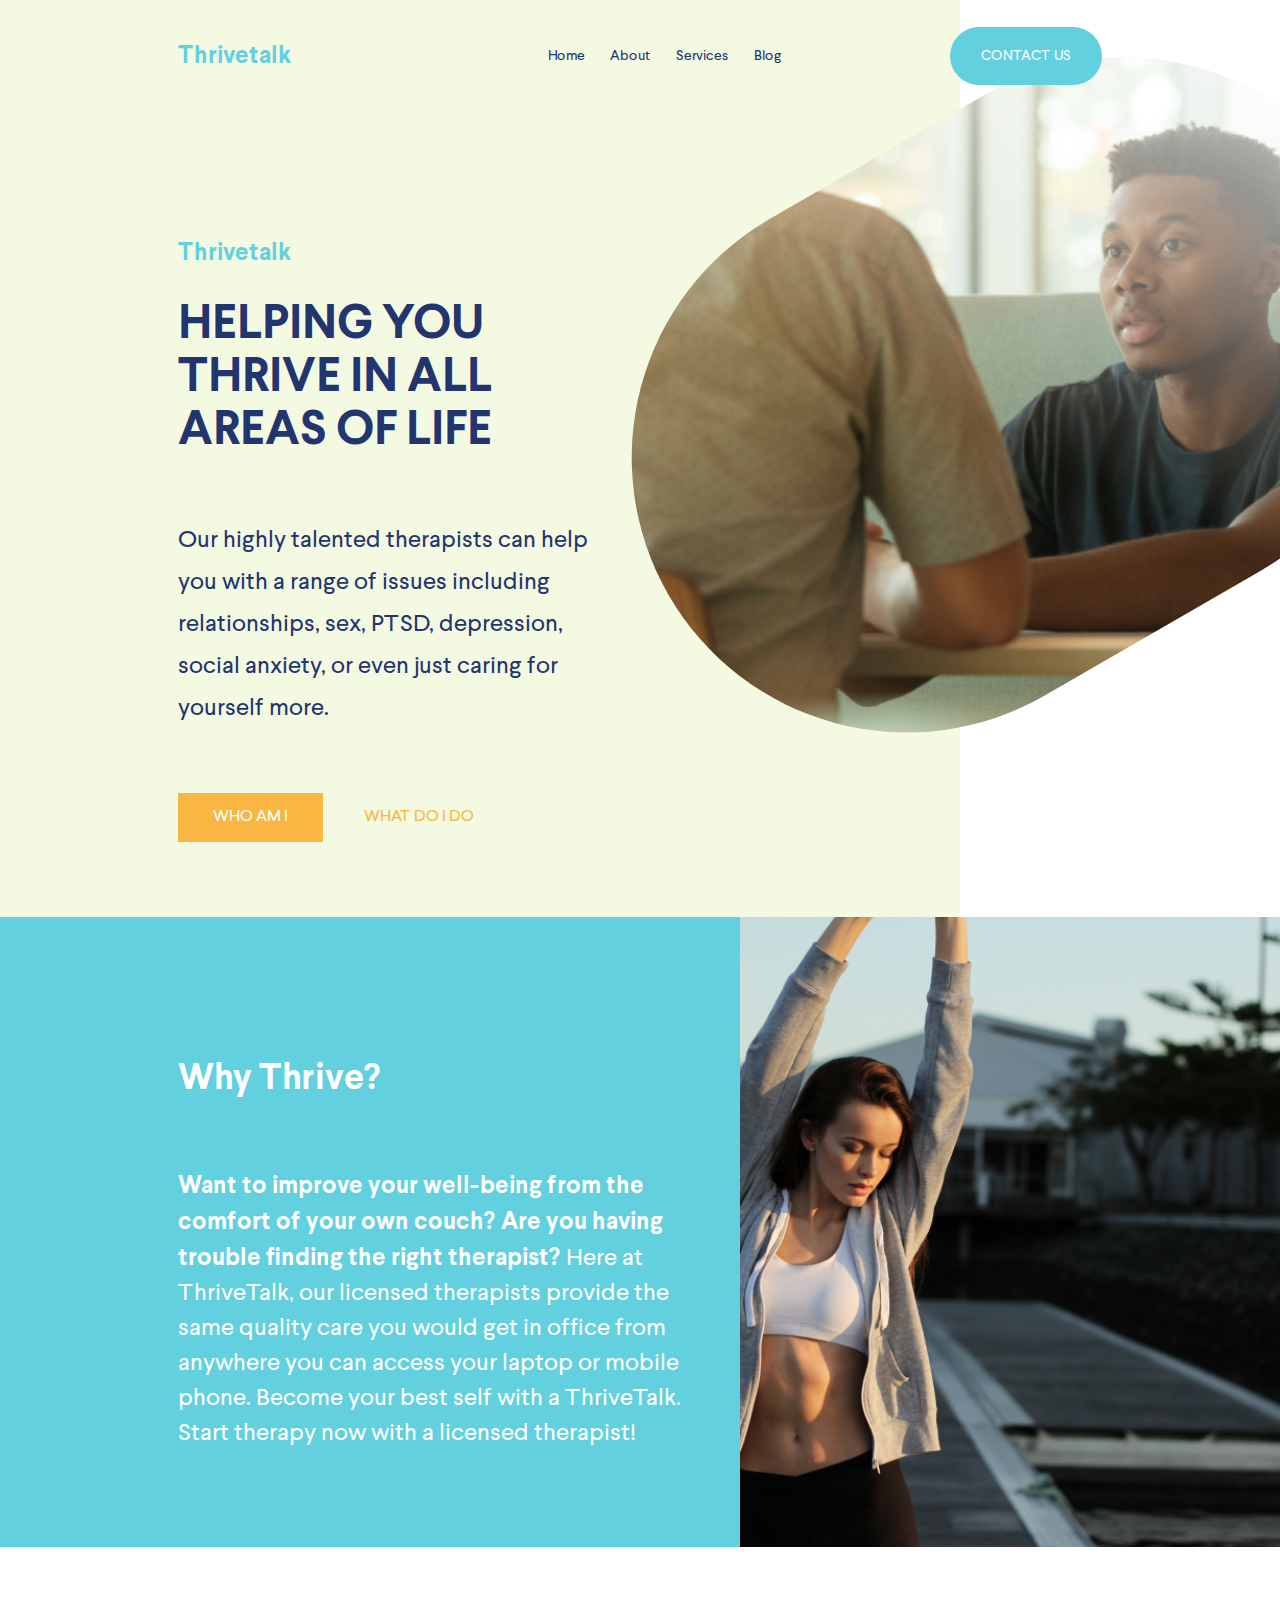
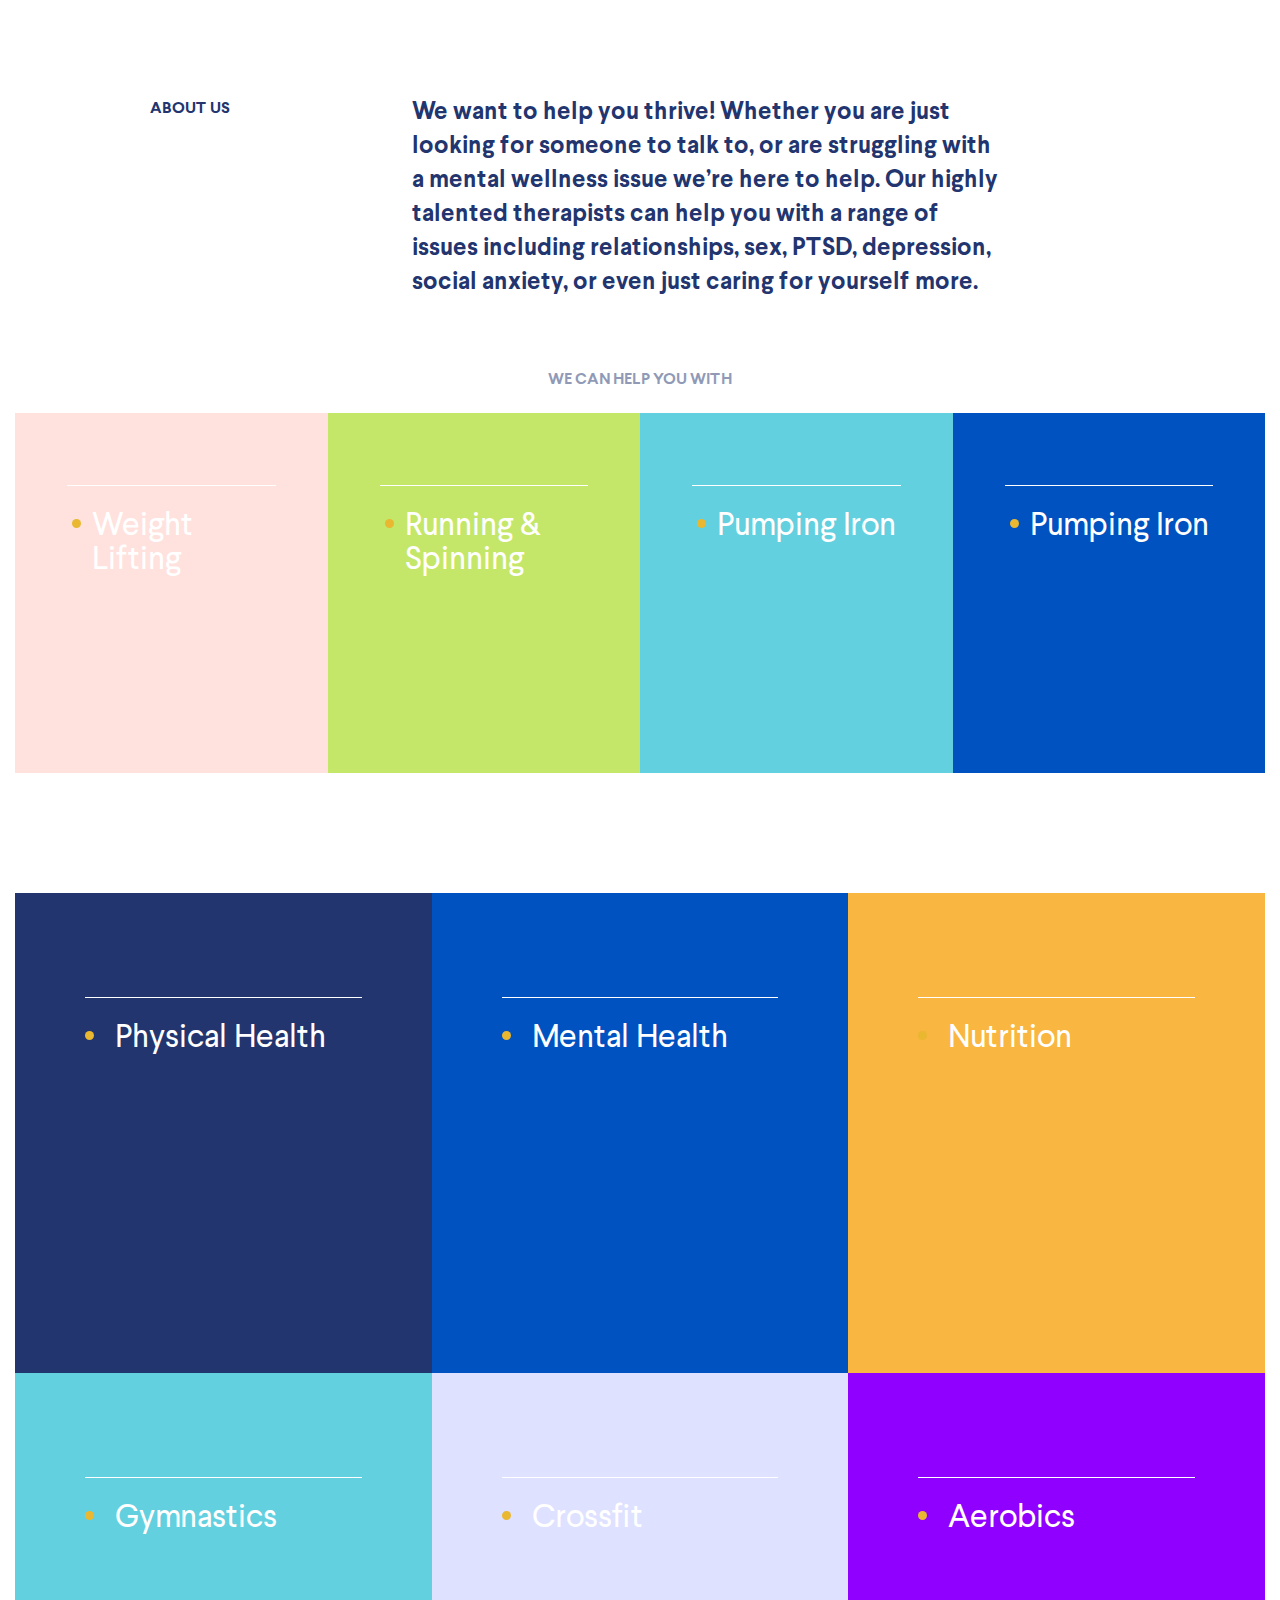
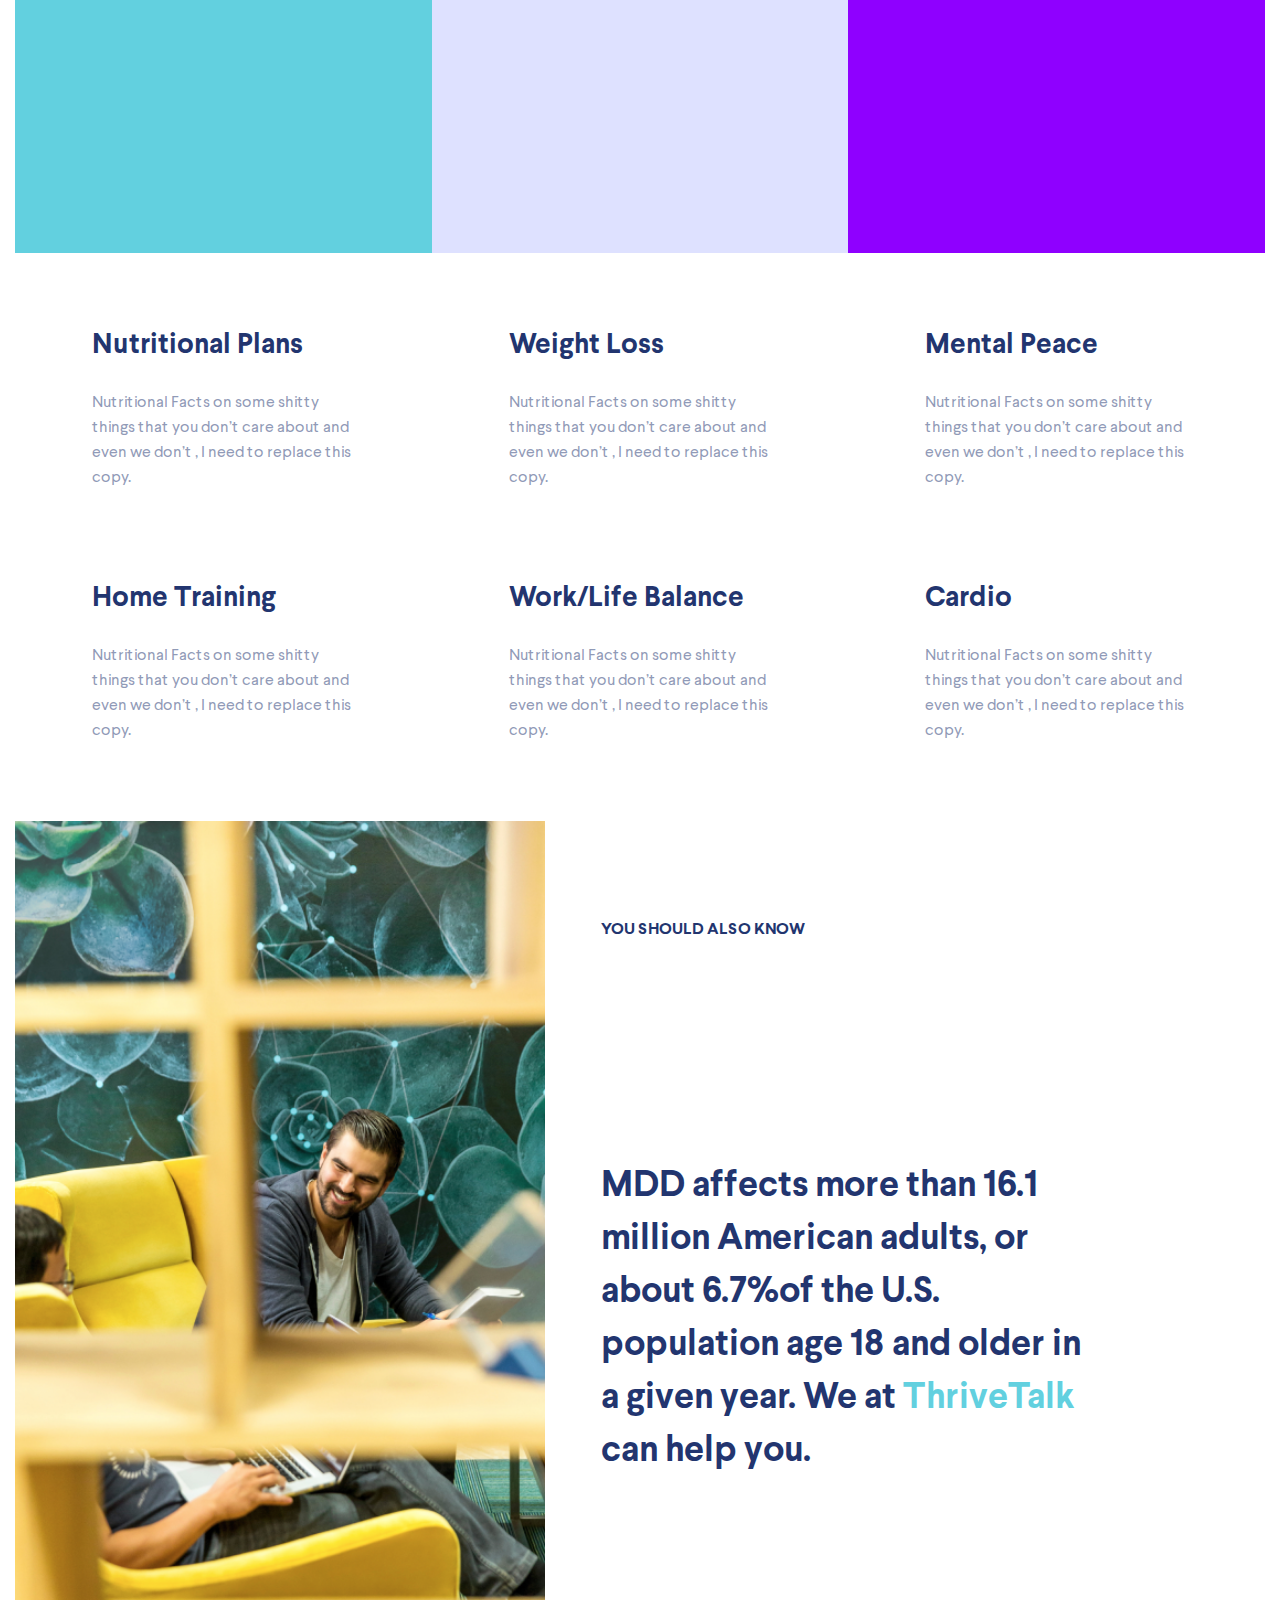
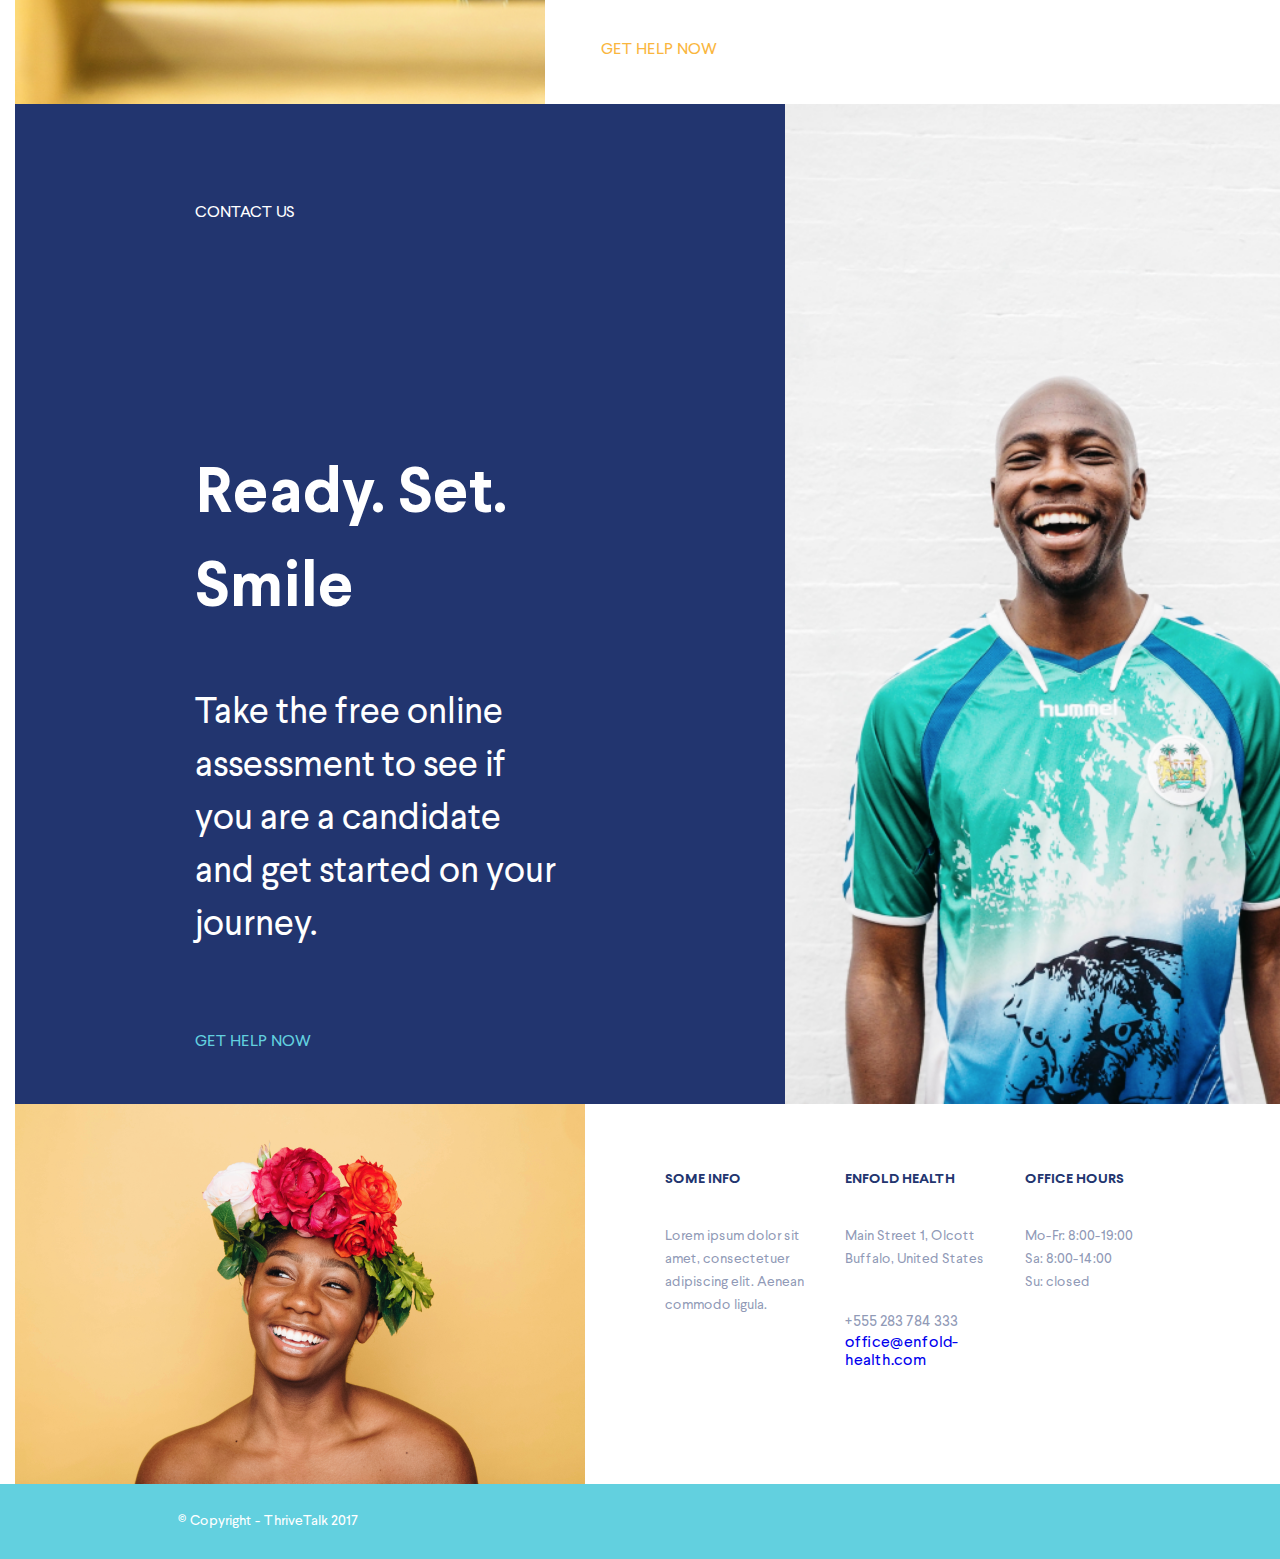
<file: index.html>
<!DOCTYPE html>
<html lang="ru">

<head>
   <meta charset="UTF-8">
   <meta name="viewport" content="width=device-width, initial-scale=1.0">
   <meta http-equiv="X-UA-Compatible" content="ie=edge">
   <title>Thrivetalk</title>
   <link rel="stylesheet" href="fonts/larsseit/stylesheet.css">
   <link rel="stylesheet" href="fonts/icomoon/style.css">
   <link rel="stylesheet" href="css/style.min.css">

</head>

<body>
   <buttony id="button" class="button__top"></buttony>
   <header class="header">
      <div class="container header__container">
         <a href="#" class="header__logo logo">Thrivetalk</a>
         <button class="header__burger button__reset">
            <span></span>
         </button>
         <div class="nav">
            <nav class="nav__menu">
               <ul class="nav__list">
                  <li class="nav__item"><a class="scrollto nav__link" href="#Home">Home</a></li>
                  <li class="nav__item"><a class="scrollto nav__link" href="#About">About</a></li>
                  <li class="nav__item"><a class="scrollto nav__link" href="#Service">Services</a></li>
                  <li class="nav__item"><a class="scrollto nav__link" href="#Blog">Blog</a></li>
               </ul>
            </nav>
            <button href="#Contact" class="btn">
               CONTACT US
            </button>
         </div>
      </div>
   </header>

   <main>
      <section class="hero">
         <div class="container container__flex container__offset">
            <div class="hero__content">
               <a href="#" class="logo">
                  Thrivetalk
               </a>
               <h1 class="hero__title">HELPING YOU THRIVE IN ALL AREAS OF LIFE</h1>
               <p class="hero__text">Our highly talented therapists can help you with a range of issues including
                  relationships, sex, PTSD, depression, social anxiety, or even just caring for yourself more.</p>
               <div class="hero__buttons">
                  <button class="button">WHO AM I</button>
                  <a class="hero__link" href="#">WHAT DO I DO</a>
               </div>
            </div>
            <div class="hero__img">
               <img src="img/hero/hero.png" alt="img">
            </div>
         </div>
      </section>

      <section class="why" id="Home">
         <div class="container container__why container__flex container__offset">
            <div class="why__content">
               <h2 class="why__title">
                  Why Thrive?
               </h2>
               <p class="why__text"><strong>Want to improve your well-being from the comfort of your own couch? Are
                     you having trouble
                     finding the right
                     therapist?</strong>
                  Here at ThriveTalk, our licensed therapists provide the
                  same quality care you
                  would
                  get in office
                  from anywhere you can access your laptop or mobile phone. Become your best self with a ThriveTalk.
                  Start
                  therapy now with a licensed therapist!
               </p>
            </div>
            <div class="why__img">
               <img src="img/why/christopher-campbell-40367.png" alt="christopher-campbell">
            </div>
         </div>
      </section>

      <section class="about" id="About">
         <div class="container">
            <h2 class="about__title">About Us</h2>
            <div class="about__text">
               <p class="about__paragraph">We want to help you thrive! Whether you are just looking for someone to talk
                  to, or
                  are struggling with a mental wellness issue we’re here to help. Our highly talented therapists can
                  help
                  you with a range of issues including relationships, sex, PTSD, depression, social anxiety, or even
                  just
                  caring for yourself more.
               </p>
            </div>
         </div>
      </section>

      <section class="help" id="Service">
         <div class="container">
            <h2 class="help__title">
               WE CAN HELP YOU WITH
            </h2>
            <ul class="help__menu">
               <li class="help__item" style="background-color:#FFE2DE;">
                  <a class="help__link" href="#">
                     <div class="help__inner">
                        <h3 class="help__subtitle decoration">Weight Lifting</h3>
                     </div>
                  </a>
               </li>
               <li class="help__item" style="background-color:#C4E769;">
                  <a class="help__link" href="#">
                     <div class="help__inner">
                        <h3 class="help__subtitle decoration">Running & <br> Spinning</h3>
                     </div>
                  </a>
               </li>
               <li class="help__item" style="background-color:#62D0DF;">
                  <a class="help__link" href="#">
                     <div class="help__inner">
                        <h3 class="help__subtitle decoration">Pumping Iron</h3>
                     </div>
                  </a>
               </li>
               <li class="help__item" style="background-color:#0052C1;">
                  <a class="help__link" href="#">
                     <div class="help__inner">
                        <h3 class="help__subtitle decoration">Pumping Iron</h3>
                     </div>
                  </a>
               </li>
            </ul>
         </div>
      </section>

      <section class="gallery">
         <div class="container">
            <h2 class="gallery__title visually-hidden">Gallery</h2>
            <ul class="gallery__list">
               <li class="gallery__item gallery__img-1" style="background-color:#22356F;">
                  <a class="gallery__link" href="#">
                     <div class="gallery__inner">
                        <h3 class="gallery__subtitle decoration decoration-gallery">Physical Health</h3>
                     </div>
                  </a>
               </li>
               <li class="gallery__item gallery__img-2" style="background-color:#0052C1;">
                  <a class="gallery__link" href="#">
                     <div class="gallery__inner">
                        <h3 class="gallery__subtitle decoration decoration-gallery">Mental Health</h3>
                     </div>
                  </a>
               </li>
               <li class="gallery__item gallery__img-3" style="background-color:#F9B640;">
                  <a class="gallery__link" href="#">
                     <div class="gallery__inner">
                        <h3 class="gallery__subtitle decoration decoration-gallery">Nutrition</h3>
                     </div>
                  </a>
               </li>
               <li class="gallery__item gallery__img-4" style="background-color:#62D0DF;">
                  <a class="gallery__link" href="#">
                     <div class="gallery__inner">
                        <h3 class="gallery__subtitle decoration decoration-gallery">Gymnastics</h3>
                     </div>
                  </a>
               </li>
               <li class="gallery__item gallery__img-5" style="background-color:#DEE1FF;">
                  <a class="gallery__link" href="#">
                     <div class="gallery__inner">
                        <h3 class="gallery__subtitle decoration decoration-gallery">Crossfit</h3>
                     </div>
                  </a>
               </li>
               <li class="gallery__item gallery__img-6" style="background-color:#8F00FF;">
                  <a class="gallery__link" href="#">
                     <div class="gallery__inner">
                        <h3 class="gallery__subtitle decoration decoration-gallery">Aerobics</h3>
                     </div>
                  </a>
               </li>
            </ul>
         </div>
      </section>

      <section class="info" id="Blog">
         <div class="container">
            <h2 class="info__title visually-hidden">Info</h2>
            <ul class="info__list">
               <li class="info__item">
                  <h3 class="info__title">Nutritional Plans</h3>
                  <p class="info__text">Nutritional Facts on some shitty things that you don’t care about and even we
                     don’t , I need to replace this copy.</p>
               </li>
               <li class="info__item">
                  <h3 class="info__title">Weight Loss</h3>
                  <p class="info__text">Nutritional Facts on some shitty things that you don’t care about and even we
                     don’t , I need to replace this copy.</p>
               </li>
               <li class="info__item">
                  <h3 class="info__title">Mental Peace</h3>
                  <p class="info__text">Nutritional Facts on some shitty things that you don’t care about and even we
                     don’t , I need to replace this copy.</p>
               </li>
               <li class="info__item">
                  <h3 class="info__title">Home Training</h3>
                  <p class="info__text">Nutritional Facts on some shitty things that you don’t care about and even we
                     don’t , I need to replace this copy.</p>
               </li>
               <li class="info__item">
                  <h3 class="info__title">Work/Life Balance</h3>
                  <p class="info__text">Nutritional Facts on some shitty things that you don’t care about and even we
                     don’t , I need to replace this copy.</p>
               </li>
               <li class="info__item">
                  <h3 class="info__title">Cardio</h3>
                  <p class="info__text">Nutritional Facts on some shitty things that you don’t care about and even we
                     don’t , I need to replace this copy.</p>
               </li>
            </ul>
         </div>
      </section>

      <section class="should">
         <div class="container container__should container__flex">
            <div class="should__img">
               <img src="img/should/linkedin-sales-navigator-402831.png" alt="img">
            </div>
            <div class="should-content">
               <h2 class="should__title">
                  YOU SHOULD ALSO KNOW
               </h2>
               <p class="should__text">
                  MDD affects more than 16.1 million American adults, or about 6.7%of the U.S. population age 18 and
                  older
                  in a given year. We at <a href="#" class="logo should__logo">ThriveTalk</a> can help you.
               </p>
               <a href="#" class="should__link">
                  GET HELP NOW
               </a>
            </div>
         </div>
      </section>

      <section class="ready">
         <div class="container container__ready container__flex">
            <div class="ready__content">
               <h2 class="ready__title">CONTACT US</h2>
               <h3 class="ready__subtitle">Ready. Set. Smile</h3>
               <div class="ready__text">Take the free online assessment to see if you are a candidate and get
                  started
                  on your journey.</div>
               <a href="#" class="ready__link">GET HELP NOW</a>
            </div>
            <div class="ready__img">
               <img src="img/ready/charles-etoroma-390119.png" alt="img">
            </div>
         </div>
      </section>

      <section class="contact">
         <div class="container container__flex">
            <h2 class="info__title visually-hidden">Contact</h2>
            <div class="contact__img">
               <img src="img/contact/autumn-goodman-242825.png" alt="img">
            </div>
            <div class="contact__content">
               <ul class="contact__list">
                  <li class="contact-item">
                     <h3 class="contact-item__title">SOME INFO</h3>
                     <p class="contact-item__subtitle">Lorem ipsum dolor sit amet, consectetuer adipiscing elit. Aenean
                        commodo ligula.</p>
                  </li>

                  <li class="contact-item">
                     <h3 class="contact-item__title">ENFOLD HEALTH</h3>
                     <address class="contact-item__subtitle contact-item__subtitle--offset">Main Street 1, Olcott <br>
                        Buffalo, United States</address>
                     <a class="contact-item__phone" href="tel:+555283784333">+555 283 784 333</a>
                     <a class="contact-item__email" href="email:office@enfold-health.com">office@enfold-health.com</a>
                  </li>
                  <li class="contact-item">
                     <h3 class="contact-item__title">OFFICE HOURS</h3>
                     <p class="contact-item__subtitle">
                        <span>Mo-Fr: 8:00-19:00</span>
                        <span>Sa: 8:00-14:00</span>
                        <span>Su: closed</span>
                     </p>
                  </li>
               </ul>
            </div>
         </div>
      </section>
   </main>

   <footer class="footer">
      <div class="container container__offset">
         <p class="footer__copy">&copy; Copyright - ThriveTalk 2017</p>
      </div>
   </footer>

   <script src="https://code.jquery.com/jquery-3.6.0.min.js"></script>
   <script src="js/main.min.js"></script>

</body>

</html>
</file>
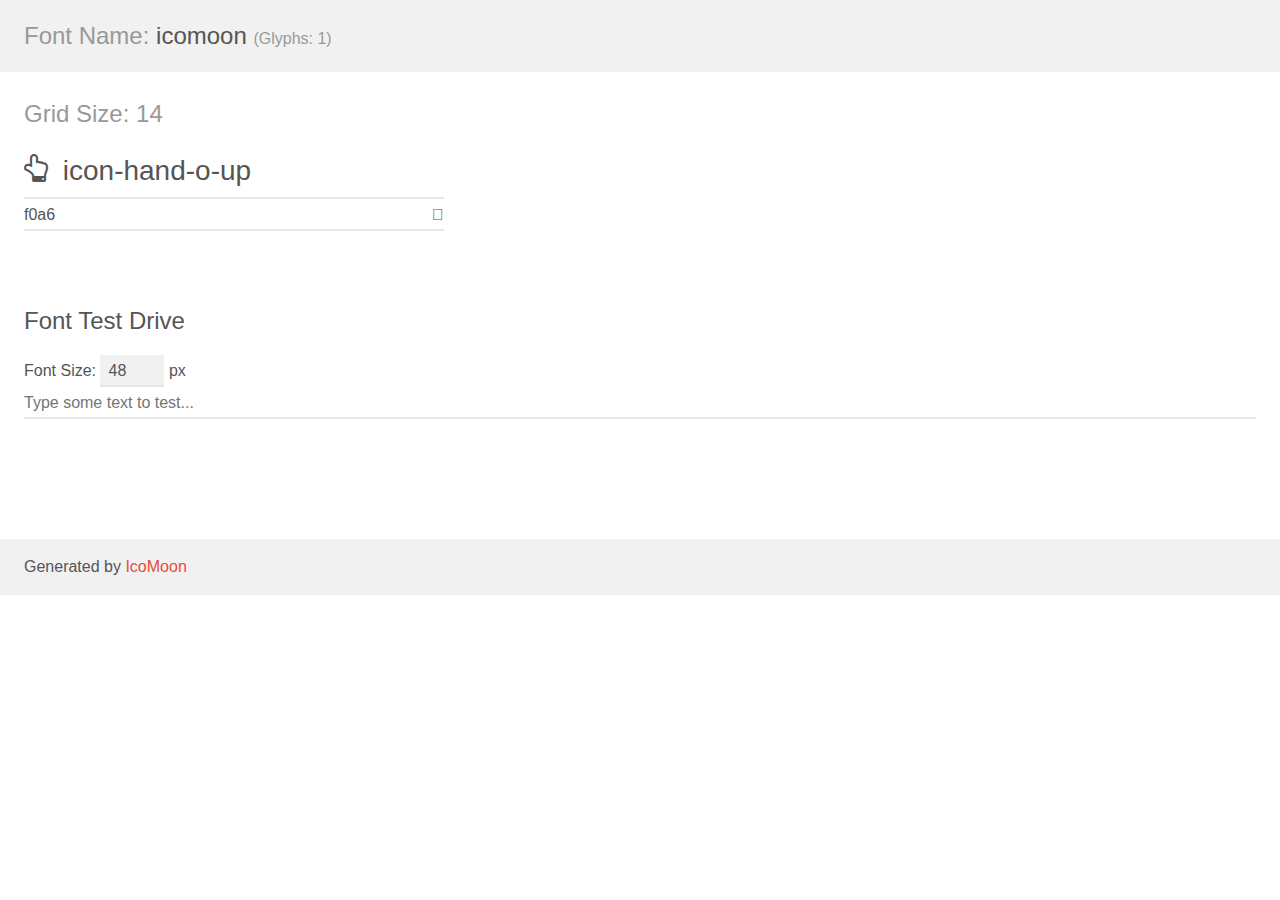
<file: fonts/icomoon/demo.html>
<!doctype html>
<html>
<head>
    <meta charset="utf-8">
    <title>IcoMoon Demo</title>
    <meta name="description" content="An Icon Font Generated By IcoMoon.io">
    <meta name="viewport" content="width=device-width, initial-scale=1">
    <link rel="stylesheet" href="demo-files/demo.css">
    <link rel="stylesheet" href="style.css"></head>
<body>
    <div class="bgc1 clearfix">
        <h1 class="mhmm mvm"><span class="fgc1">Font Name:</span> icomoon <small class="fgc1">(Glyphs:&nbsp;1)</small></h1>
    </div>
    <div class="clearfix mhl ptl">
        <h1 class="mvm mtn fgc1">Grid Size: 14</h1>
        <div class="glyph fs1">
            <div class="clearfix bshadow0 pbs">
                <span class="icon-hand-o-up"></span>
                <span class="mls"> icon-hand-o-up</span>
            </div>
            <fieldset class="fs0 size1of1 clearfix hidden-false">
                <input type="text" readonly value="f0a6" class="unit size1of2" />
                <input type="text" maxlength="1" readonly value="&#xf0a6;" class="unitRight size1of2 talign-right" />
            </fieldset>
            <div class="fs0 bshadow0 clearfix hidden-true">
                <span class="unit pvs fgc1">liga: </span>
                <input type="text" readonly value="" class="liga unitRight" />
            </div>
        </div>
    </div>

    <!--[if gt IE 8]><!-->
    <div class="mhl clearfix mbl">
        <h1>Font Test Drive</h1>
        <label>
            Font Size: <input id="fontSize" type="number" class="textbox0 mbm"
            min="8" value="48" />
            px
        </label>
        <input id="testText" type="text" class="phl size1of1 mvl"
        placeholder="Type some text to test..." value=""/>
        <div id="testDrive" class="icon-" style="font-family: icomoon">&nbsp;
        </div>
    </div>
    <!--<![endif]-->
    <div class="bgc1 clearfix">
        <p class="mhl">Generated by <a href="https://icomoon.io/app">IcoMoon</a></p>
    </div>

    <script src="demo-files/demo.js"></script>
</body>
</html>
</file>
<file: fonts/larsseit/stylesheet.css>
@font-face {
    font-family: 'Larsseit';
    src: url('Larsseit-MediumItalic.eot');
    src: local('Larsseit Medium Italic'), local('Larsseit-MediumItalic'),
        url('Larsseit-MediumItalic.eot?#iefix') format('embedded-opentype'),
        url('Larsseit-MediumItalic.woff2') format('woff2'),
        url('Larsseit-MediumItalic.woff') format('woff'),
        url('Larsseit-MediumItalic.ttf') format('truetype');
    font-weight: 500;
    font-style: italic;
}

@font-face {
    font-family: 'Larsseit';
    src: url('Larsseit-Thin.eot');
    src: local('Larsseit Thin'), local('Larsseit-Thin'),
        url('Larsseit-Thin.eot?#iefix') format('embedded-opentype'),
        url('Larsseit-Thin.woff2') format('woff2'),
        url('Larsseit-Thin.woff') format('woff'),
        url('Larsseit-Thin.ttf') format('truetype');
    font-weight: 100;
    font-style: normal;
}

@font-face {
    font-family: 'Larsseit';
    src: url('Larsseit-LightItalic.eot');
    src: local('Larsseit Light Italic'), local('Larsseit-LightItalic'),
        url('Larsseit-LightItalic.eot?#iefix') format('embedded-opentype'),
        url('Larsseit-LightItalic.woff2') format('woff2'),
        url('Larsseit-LightItalic.woff') format('woff'),
        url('Larsseit-LightItalic.ttf') format('truetype');
    font-weight: 300;
    font-style: italic;
}

@font-face {
    font-family: 'Larsseit';
    src: url('Larsseit.eot');
    src: local('Larsseit'),
        url('Larsseit.eot?#iefix') format('embedded-opentype'),
        url('Larsseit.woff2') format('woff2'),
        url('Larsseit.woff') format('woff'),
        url('Larsseit.ttf') format('truetype');
    font-weight: normal;
    font-style: normal;
}

@font-face {
    font-family: 'Larsseit';
    src: url('Larsseit-ExtraBold.eot');
    src: local('Larsseit ExtraBold'), local('Larsseit-ExtraBold'),
        url('Larsseit-ExtraBold.eot?#iefix') format('embedded-opentype'),
        url('Larsseit-ExtraBold.woff2') format('woff2'),
        url('Larsseit-ExtraBold.woff') format('woff'),
        url('Larsseit-ExtraBold.ttf') format('truetype');
    font-weight: 800;
    font-style: normal;
}

@font-face {
    font-family: 'Larsseit';
    src: url('Larsseit-BoldItalic.eot');
    src: local('Larsseit Bold Italic'), local('Larsseit-BoldItalic'),
        url('Larsseit-BoldItalic.eot?#iefix') format('embedded-opentype'),
        url('Larsseit-BoldItalic.woff2') format('woff2'),
        url('Larsseit-BoldItalic.woff') format('woff'),
        url('Larsseit-BoldItalic.ttf') format('truetype');
    font-weight: bold;
    font-style: italic;
}

@font-face {
    font-family: 'Larsseit';
    src: url('Larsseit-Light.eot');
    src: local('Larsseit Light'), local('Larsseit-Light'),
        url('Larsseit-Light.eot?#iefix') format('embedded-opentype'),
        url('Larsseit-Light.woff2') format('woff2'),
        url('Larsseit-Light.woff') format('woff'),
        url('Larsseit-Light.ttf') format('truetype');
    font-weight: 300;
    font-style: normal;
}

@font-face {
    font-family: 'Larsseit';
    src: url('Larsseit-Bold.eot');
    src: local('Larsseit Bold'), local('Larsseit-Bold'),
        url('Larsseit-Bold.eot?#iefix') format('embedded-opentype'),
        url('Larsseit-Bold.woff2') format('woff2'),
        url('Larsseit-Bold.woff') format('woff'),
        url('Larsseit-Bold.ttf') format('truetype');
    font-weight: bold;
    font-style: normal;
}

@font-face {
    font-family: 'Larsseit';
    src: url('Larsseit-Italic.eot');
    src: local('Larsseit Italic'), local('Larsseit-Italic'),
        url('Larsseit-Italic.eot?#iefix') format('embedded-opentype'),
        url('Larsseit-Italic.woff2') format('woff2'),
        url('Larsseit-Italic.woff') format('woff'),
        url('Larsseit-Italic.ttf') format('truetype');
    font-weight: normal;
    font-style: italic;
}

@font-face {
    font-family: 'Larsseit';
    src: url('Larsseit-Medium.eot');
    src: local('Larsseit Medium'), local('Larsseit-Medium'),
        url('Larsseit-Medium.eot?#iefix') format('embedded-opentype'),
        url('Larsseit-Medium.woff2') format('woff2'),
        url('Larsseit-Medium.woff') format('woff'),
        url('Larsseit-Medium.ttf') format('truetype');
    font-weight: 500;
    font-style: normal;
}

@font-face {
    font-family: 'Larsseit';
    src: url('Larsseit-ExtraBoldItalic.eot');
    src: local('Larsseit ExtraBold Italic'), local('Larsseit-ExtraBoldItalic'),
        url('Larsseit-ExtraBoldItalic.eot?#iefix') format('embedded-opentype'),
        url('Larsseit-ExtraBoldItalic.woff2') format('woff2'),
        url('Larsseit-ExtraBoldItalic.woff') format('woff'),
        url('Larsseit-ExtraBoldItalic.ttf') format('truetype');
    font-weight: 800;
    font-style: italic;
}

@font-face {
    font-family: 'Larsseit';
    src: url('Larsseit-ThinItalic.eot');
    src: local('Larsseit Thin Italic'), local('Larsseit-ThinItalic'),
        url('Larsseit-ThinItalic.eot?#iefix') format('embedded-opentype'),
        url('Larsseit-ThinItalic.woff2') format('woff2'),
        url('Larsseit-ThinItalic.woff') format('woff'),
        url('Larsseit-ThinItalic.ttf') format('truetype');
    font-weight: 100;
    font-style: italic;
}
</file>
<file: fonts/icomoon/style.css>
@font-face {
  font-family: 'icomoon';
  src:  url('fonts/icomoon.eot?hg152i');
  src:  url('fonts/icomoon.eot?hg152i#iefix') format('embedded-opentype'),
    url('fonts/icomoon.ttf?hg152i') format('truetype'),
    url('fonts/icomoon.woff?hg152i') format('woff'),
    url('fonts/icomoon.svg?hg152i#icomoon') format('svg');
  font-weight: normal;
  font-style: normal;
  font-display: block;
}

[class^="icon-"], [class*=" icon-"] {
  /* use !important to prevent issues with browser extensions that change fonts */
  font-family: 'icomoon' !important;
  font-style: normal;
  font-weight: normal;
  font-variant: normal;
  text-transform: none;
  line-height: 1;

  /* Better Font Rendering =========== */
  -webkit-font-smoothing: antialiased;
  -moz-osx-font-smoothing: grayscale;
}

.icon-hand-o-up:before {
  content: "\f0a6";
}
</file>
<file: fonts/icomoon/demo-files/demo.css>
body {
  padding: 0;
  margin: 0;
  font-family: sans-serif;
  font-size: 1em;
  line-height: 1.5;
  color: #555;
  background: #fff;
}
h1 {
  font-size: 1.5em;
  font-weight: normal;
}
small {
  font-size: .66666667em;
}
a {
  color: #e74c3c;
  text-decoration: none;
}
a:hover, a:focus {
  box-shadow: 0 1px #e74c3c;
}
.bshadow0, input {
  box-shadow: inset 0 -2px #e7e7e7;
}
input:hover {
  box-shadow: inset 0 -2px #ccc;
}
input, fieldset {
  font-family: sans-serif;
  font-size: 1em;
  margin: 0;
  padding: 0;
  border: 0;
}
input {
  color: inherit;
  line-height: 1.5;
  height: 1.5em;
  padding: .25em 0;
}
input:focus {
  outline: none;
  box-shadow: inset 0 -2px #449fdb;
}
.glyph {
  font-size: 16px;
  width: 15em;
  padding-bottom: 1em;
  margin-right: 4em;
  margin-bottom: 1em;
  float: left;
  overflow: hidden;
}
.liga {
  width: 80%;
  width: calc(100% - 2.5em);
}
.talign-right {
  text-align: right;
}
.talign-center {
  text-align: center;
}
.bgc1 {
  background: #f1f1f1;
}
.fgc1 {
  color: #999;
}
.fgc0 {
  color: #000;
}
p {
  margin-top: 1em;
  margin-bottom: 1em;
}
.mvm {
  margin-top: .75em;
  margin-bottom: .75em;
}
.mtn {
  margin-top: 0;
}
.mtl, .mal {
  margin-top: 1.5em;
}
.mbl, .mal {
  margin-bottom: 1.5em;
}
.mal, .mhl {
  margin-left: 1.5em;
  margin-right: 1.5em;
}
.mhmm {
  margin-left: 1em;
  margin-right: 1em;
}
.mls {
  margin-left: .25em;
}
.ptl {
  padding-top: 1.5em;
}
.pbs, .pvs {
  padding-bottom: .25em;
}
.pvs, .pts {
  padding-top: .25em;
}
.unit {
  float: left;
}
.unitRight {
  float: right;
}
.size1of2 {
  width: 50%;
}
.size1of1 {
  width: 100%;
}
.clearfix:before, .clearfix:after {
  content: " ";
  display: table;
}
.clearfix:after {
  clear: both;
}
.hidden-true {
  display: none;
}
.textbox0 {
  width: 3em;
  background: #f1f1f1;
  padding: .25em .5em;
  line-height: 1.5;
  height: 1.5em;
}
#testDrive {
  display: block;
  padding-top: 24px;
  line-height: 1.5;
}
.fs0 {
  font-size: 16px;
}
.fs1 {
  font-size: 28px;
}
</file>
<file: css/style.min.css>
/*! normalize.css v8.0.1 | MIT License | github.com/necolas/normalize.css */html{line-height:1.15;-webkit-text-size-adjust:100%}body{margin:0}main{display:block}h1{font-size:2em;margin:0.67em 0}hr{-webkit-box-sizing:content-box;box-sizing:content-box;height:0;overflow:visible}pre{font-family:monospace, monospace;font-size:1em}a{background-color:transparent}abbr[title]{border-bottom:none;text-decoration:underline;-webkit-text-decoration:underline dotted;text-decoration:underline dotted}b,strong{font-weight:bolder}code,kbd,samp{font-family:monospace, monospace;font-size:1em}small{font-size:80%}sub,sup{font-size:75%;line-height:0;position:relative;vertical-align:baseline}sub{bottom:-0.25em}sup{top:-0.5em}img{border-style:none}button,input,optgroup,select,textarea{font-family:inherit;font-size:100%;line-height:1.15;margin:0}button,input{overflow:visible}button,select{text-transform:none}button,[type="button"],[type="reset"],[type="submit"]{-webkit-appearance:button}button::-moz-focus-inner,[type="button"]::-moz-focus-inner,[type="reset"]::-moz-focus-inner,[type="submit"]::-moz-focus-inner{border-style:none;padding:0}button:-moz-focusring,[type="button"]:-moz-focusring,[type="reset"]:-moz-focusring,[type="submit"]:-moz-focusring{outline:1px dotted ButtonText}fieldset{padding:0.35em 0.75em 0.625em}legend{-webkit-box-sizing:border-box;box-sizing:border-box;color:inherit;display:table;max-width:100%;padding:0;white-space:normal}progress{vertical-align:baseline}textarea{overflow:auto}[type="checkbox"],[type="radio"]{-webkit-box-sizing:border-box;box-sizing:border-box;padding:0}[type="number"]::-webkit-inner-spin-button,[type="number"]::-webkit-outer-spin-button{height:auto}[type="search"]{-webkit-appearance:textfield;outline-offset:-2px}[type="search"]::-webkit-search-decoration{-webkit-appearance:none}::-webkit-file-upload-button{-webkit-appearance:button;font:inherit}details{display:block}summary{display:list-item}template{display:none}[hidden]{display:none}html,body{font-family:"Larsseit", sans-serif;overflow-x:hidden}.lock{overflow:hidden}@media only screen and (max-width: 768px){br{display:none}}.visually-hidden{position:absolute;clip:rect(0 0 0 0);width:1px;height:1px;margin:-1px}.container{max-width:1425px;padding:0 15px;margin:0 auto}.container__flex{display:-webkit-box;display:-ms-flexbox;display:flex;-webkit-box-pack:justify;-ms-flex-pack:justify;justify-content:space-between}@media only screen and (max-width: 768px){.container__flex{-webkit-box-orient:vertical;-webkit-box-direction:normal;-ms-flex-direction:column;flex-direction:column;-webkit-box-align:center;-ms-flex-align:center;align-items:center}}@media only screen and (max-width: 375px){.container__flex{-webkit-box-pack:center;-ms-flex-pack:center;justify-content:center}}.container__offset{padding-left:178px}@media only screen and (max-width: 1024px){.container__offset{padding:0 80px}}@media only screen and (max-width: 540px){.container__offset{padding:0px 0px 0px 30px}}@media only screen and (max-width: 375px){.container__offset{padding:0px 0px 0px 10px}}.logo{font-weight:bold;font-size:24px;line-height:27px;color:#62D0DF}@media only screen and (max-width: 768px){.logo{position:relative;z-index:5}}@media only screen and (max-width: 375px){.logo{text-align:center}}.decoration::before{content:"";width:9px;height:9px;border-radius:50%;background-color:#E9B730;position:absolute;left:5px;top:10px}.button__top{display:inline-block;background-color:#FF9800;width:50px;height:50px;text-align:center;border-radius:4px;position:fixed;bottom:40px;right:30px;-webkit-transition:background-color .3s,  opacity .5s, visibility .5s;-o-transition:background-color .3s,  opacity .5s, visibility .5s;transition:background-color .3s,  opacity .5s, visibility .5s;opacity:0;visibility:hidden;z-index:1000;margin:40px}@media only screen and (max-width: 768px){.button__top{display:none}}.button__top::after{font-family:'icomoon' !important;content:"\f0a6";font-size:2em;line-height:50px;color:#fff}.button__top:hover{cursor:pointer;background-color:#333}.button__top:active{background-color:#555}.button__top.show{opacity:1;visibility:visible}*{padding:0;margin:0;border:0}*,*:before,*:after{-webkit-box-sizing:border-box;box-sizing:border-box}:focus,:active{outline:none}a:focus,a:active{outline:none}nav,footer,header,aside{display:block}input,button,textarea{font-family:inherit}input::-ms-clear{display:none}button{cursor:pointer}button::-moz-focus-inner{padding:0;border:0}a,a:visited{text-decoration:none}a:hover{text-decoration:none}ul li{list-style:none}img{vertical-align:top}h1,h2,h3,h4,h5,h6{font-size:inherit}.button__reset{padding:0;border:none;font:inherit;color:inherit;background-color:transparent}.header{position:absolute;padding:27px 0;left:0;right:0;z-index:99}@media only screen and (max-width: 768px){.header{position:fixed;background-color:gray;padding:17px 0}}@media only screen and (max-width: 375px){.header{padding:12px 0}}.header:before{content:'';position:absolute;top:0;left:0;width:100%;height:100%;z-index:3}.header__container{position:relative;display:-webkit-box;display:-ms-flexbox;display:flex;-webkit-box-pack:justify;-ms-flex-pack:justify;justify-content:space-between;-webkit-box-align:center;-ms-flex-align:center;align-items:center;padding-left:178px;padding-right:178px}@media only screen and (max-width: 1024px){.header__container{padding:0px 80px}}@media only screen and (max-width: 768px){.header__container{padding:0px 20px}}.header__logo{width:40%;z-index:3}@media only screen and (max-width: 1200px){.header__logo{width:30%}}.header__burger{display:none}.header__burger span{content:'';background-color:#FFFFFF;position:absolute;width:100%;height:2px;left:0;top:9px;-webkit-transition:all 0.3s ease 0s;-o-transition:all 0.3s ease 0s;transition:all 0.3s ease 0s}@media only screen and (max-width: 768px){.header__burger{display:block;position:relative;width:30px;height:20px;z-index:5}}.header__burger:before,.header__burger:after{content:'';background-color:#FFFFFF;position:absolute;width:100%;height:2px;left:0;-webkit-transition:rotate 0.3s ease 0s;-o-transition:rotate 0.3s ease 0s;transition:rotate 0.3s ease 0s}.header__burger:before{top:0}.header__burger:after{bottom:0}.header__burger.active span{-webkit-transform:scale(0);-ms-transform:scale(0);transform:scale(0)}.header__burger.active::before{-webkit-transform:rotate(45deg);-ms-transform:rotate(45deg);transform:rotate(45deg);top:9px}.header__burger.active::after{-webkit-transform:rotate(-45deg);-ms-transform:rotate(-45deg);transform:rotate(-45deg);bottom:9px}.nav{width:60%;display:-webkit-box;display:-ms-flexbox;display:flex;-webkit-box-pack:justify;-ms-flex-pack:justify;justify-content:space-between;-webkit-box-align:center;-ms-flex-align:center;align-items:center}@media only screen and (max-width: 768px){.nav{display:block;position:fixed;top:-100%;left:0;right:0;bottom:0;width:100%;height:100%;background-color:green;-webkit-transition:top 0.5s ease 0s;-o-transition:top 0.5s ease 0s;transition:top 0.5s ease 0s;padding:100px 50px;overflow:auto}}.nav.active{top:0}.nav__list{display:-webkit-box;display:-ms-flexbox;display:flex;-webkit-box-align:center;-ms-flex-align:center;align-items:center;position:relative;z-index:3}@media only screen and (max-width: 992px){.nav__list{margin-right:20px}}@media only screen and (max-width: 768px){.nav__list{display:block;padding-bottom:30px}}.nav__item:not(:last-child){margin-right:25px}@media only screen and (max-width: 768px){.nav__item{margin:30px 0}}.nav__link{font-size:14px;line-height:16px;color:#22356F;outline:none;-webkit-transition:color 0.5s,	padding-bottom 0.5s, border-bottom 0.5s, -webkit-box-shadow 0.5s;transition:color 0.5s,	padding-bottom 0.5s, border-bottom 0.5s, -webkit-box-shadow 0.5s;-o-transition:color 0.5s,	padding-bottom 0.5s, border-bottom 0.5s, box-shadow 0.5s;transition:color 0.5s,	padding-bottom 0.5s, border-bottom 0.5s, box-shadow 0.5s;transition:color 0.5s,	padding-bottom 0.5s, border-bottom 0.5s, box-shadow 0.5s,	-webkit-box-shadow 0.5s}.nav__link:hover,.nav__link:active,.nav__link:focus{padding-bottom:10px;border-bottom:1.2px solid #F4F9E2;-webkit-box-shadow:inset 0px -1px 0px #22356F;box-shadow:inset 0px -1px 0px #22356F;color:#62D0DF}@media only screen and (max-width: 768px){.nav__link{font-size:24px;color:#FFFFFF}}.btn{z-index:3;font-size:14px;line-height:16px;background:#62D0DF;border-radius:50px;color:#FFFFFF;padding:20px 30px;border:1px solid transparent;-webkit-transition:color 0.5s, background 0.5s, border-color 0.5s;-o-transition:color 0.5s, background 0.5s, border-color 0.5s;transition:color 0.5s, background 0.5s, border-color 0.5s}.btn:hover,.btn:active,.btn:focus{background:#FFFFFF;color:#62D0DF;border-color:#62D0DF}.hero{background:-webkit-gradient(linear, left top, right top, color-stop(75%, #f4f9e2), color-stop(15%, #fff));background:-o-linear-gradient(left, #f4f9e2 75%, #fff 15%);background:linear-gradient(90deg, #f4f9e2 75%, #fff 15%)}@media only screen and (max-width: 1024px){.hero{background:#F4F9E2;padding-top:30px}}.hero__content{width:40%;padding-top:240px;padding-bottom:75px}@media only screen and (max-width: 1024px){.hero__content{padding-top:150px;padding-right:50px}}@media only screen and (max-width: 992px){.hero__content{width:100%}}@media only screen and (max-width: 540px){.hero__content{padding-top:80px;padding-right:20px}}.hero__title{font-size:48px;line-height:53px;color:#22356F;margin-bottom:62px}@media only screen and (max-width: 768px){.hero__title{font-size:30px;line-height:30px;margin-bottom:35px}}@media only screen and (max-width: 375px){.hero__title{font-size:22px;line-height:20px;margin-bottom:30px}}.hero__text{font-size:24px;line-height:42px;color:#22356F;margin-bottom:63px}@media only screen and (max-width: 768px){.hero__text{margin-bottom:40px}}@media only screen and (max-width: 375px){.hero__text{font-size:16px;line-height:18px}}.button{background-color:#F9B640;color:white;padding:15px 35px;margin-right:38px;-webkit-transition:color 0.5s, background-color 0.5s;-o-transition:color 0.5s, background-color 0.5s;transition:color 0.5s, background-color 0.5s}.button:hover,.button:active,.button:focus{background-color:white;color:#F9B640}@media only screen and (max-width: 540px){.button{font-size:14px;line-height:12px;padding:20px 35px;margin-right:30px}}@media only screen and (max-width: 375px){.button{font-size:14px;line-height:12px;padding:10px 20px}}.hero__link{color:#F9B640;font-size:16px;line-height:23px;-webkit-transition:color 0.5s;-o-transition:color 0.5s;transition:color 0.5s}.hero__link:hover,.hero__link:active,.hero__link:focus{color:black}@media only screen and (max-width: 540px){.hero__link{font-size:14px;line-height:12px}}@media only screen and (max-width: 375px){.hero__link{font-size:14px;line-height:12px}}.hero__img{position:relative;margin-top:120px;margin-right:-150px;width:800px;height:550px;background:#FFE2DE;border-radius:312.159px;overflow:hidden;-webkit-transform:rotate(-30deg);-ms-transform:rotate(-30deg);transform:rotate(-30deg)}@media only screen and (max-width: 1200px){.hero__img{margin-right:-200px}}@media only screen and (max-width: 1024px){.hero__img{margin-top:150px;width:600px;height:400px}}@media only screen and (max-width: 992px){.hero__img{display:none}}.hero__img img{position:absolute;right:-4%;top:-18%;-webkit-transform:rotate(30deg);-ms-transform:rotate(30deg);transform:rotate(30deg);width:123%;height:123%;-o-object-fit:cover;object-fit:cover}.why{background-color:#62D0DF}@media only screen and (max-width: 992px){.container__why{-webkit-box-orient:vertical;-webkit-box-direction:normal;-ms-flex-direction:column;flex-direction:column}}.why__content{padding:150px 30px 95px 0}@media only screen and (max-width: 992px){.why__content{padding:100px 0px 40px 0}}@media only screen and (max-width: 375px){.why__content{padding:50px 0px 40px 0}}.why__title{font-size:36px;line-height:27px;color:#FFFFFF;margin-bottom:75px}@media only screen and (max-width: 992px){.why__title{margin-bottom:50px}}@media only screen and (max-width: 768px){.why__title{font-size:30px;line-height:21px}}@media only screen and (max-width: 375px){.why__title{text-align:center;font-size:25px;line-height:16px}}.why__text{max-width:555px;font-size:24px;line-height:35px;color:#FFFFFF}@media only screen and (max-width: 768px){.why__text{font-size:18px;line-height:29px;margin-right:30px}}@media only screen and (max-width: 375px){.why__text{font-size:15px;line-height:25px}}.why__img img{height:100%}@media only screen and (max-width: 768px){.why__img img{margin-right:25px}}@media only screen and (max-width: 540px){.why__img img{margin-right:30px}}@media only screen and (max-width: 375px){.why__img img{margin-right:0px}}.about{background-color:white;padding-left:135px;padding-top:150px;padding-bottom:70px}@media only screen and (max-width: 992px){.about{padding-left:80px;padding-top:70px;padding-bottom:40px}}@media only screen and (max-width: 540px){.about{padding-left:30px;padding-top:30px;padding-bottom:30px}}@media only screen and (max-width: 375px){.about{padding:70px 0}}.about__title{font-size:16px;line-height:23px;color:#22356F;margin-bottom:-24px;text-transform:uppercase}@media only screen and (max-width: 992px){.about__title{margin-bottom:30px}}@media only screen and (max-width: 375px){.about__title{text-align:center;font-weight:bold;font-size:12px;line-height:20px}}.about__text{display:-webkit-box;display:-ms-flexbox;display:flex;-webkit-box-pack:center;-ms-flex-pack:center;justify-content:center;-webkit-box-align:center;-ms-flex-align:center;align-items:center}@media only screen and (max-width: 992px){.about__text{display:block}}.about__text .about__paragraph{max-width:592px;font-weight:bold;font-size:24px;line-height:34px;color:#22356F}@media only screen and (max-width: 992px){.about__text .about__paragraph{font-weight:bold;font-size:20px;line-height:30px}}@media only screen and (max-width: 375px){.about__text .about__paragraph{font-weight:bold;font-size:15px;line-height:25px}}.help{background-color:white;padding-bottom:120px}@media only screen and (max-width: 768px){.help{padding:50px 100px}}@media only screen and (max-width: 540px){.help{padding:0px 0px 100px 0px}}.help__title{font-size:16px;line-height:19px;text-align:center;color:rgba(34,53,111,0.5);margin-bottom:24px}@media only screen and (max-width: 375px){.help__title{font-size:12px;line-height:15px}}.help__menu{display:-webkit-box;display:-ms-flexbox;display:flex}@media only screen and (max-width: 1200px){.help__menu{-ms-flex-wrap:wrap;flex-wrap:wrap}}.help__link{display:-webkit-box;display:-ms-flexbox;display:flex;width:100%;height:100%;padding:72px 52px;color:#FFFFFF;font-size:32px;line-height:34px}@media only screen and (max-width: 1200px){.help__link{padding:72px 22px}}@media only screen and (max-width: 992px){.help__link{padding:72px 50px}}@media only screen and (max-width: 540px){.help__link{font-size:27px;line-height:29px}}@media only screen and (max-width: 375px){.help__link{font-size:22px;line-height:24px;padding:42px 32px}}.help__item{-webkit-box-flex:0;-ms-flex:0 1 25%;flex:0 1 25%;min-height:360px}@media only screen and (max-width: 992px){.help__item{-webkit-box-flex:0;-ms-flex:0 1 50%;flex:0 1 50%}}@media only screen and (max-width: 768px){.help__item{-webkit-box-flex:0;-ms-flex:0 1 100%;flex:0 1 100%;min-height:280px}}.help__subtitle{position:relative;font-weight:400;padding-left:25px}.help__inner{width:100%;border-top:1px solid #FFFFFF;padding-top:23px}.gallery__list{display:-webkit-box;display:-ms-flexbox;display:flex;-ms-flex-wrap:wrap;flex-wrap:wrap}@media only screen and (max-width: 768px){.gallery__list{padding:0px 100px}}@media only screen and (max-width: 540px){.gallery__list{padding:0px}}.gallery__link{position:absolute;width:100%;height:100%;display:-webkit-box;display:-ms-flexbox;display:flex;text-decoration:none;padding:104px 70px;font-size:32px;line-height:34px;color:#FFFFFF}@media only screen and (max-width: 1200px){.gallery__link{padding:80px 40px}}@media only screen and (max-width: 768px){.gallery__link{padding-top:65px}}@media only screen and (max-width: 540px){.gallery__link{font-size:27px;line-height:29px;padding:70px 50px}}@media only screen and (max-width: 540px) and (max-width: 375px){.gallery__link{font-size:22px;line-height:24px;padding:72px 32px}}.gallery__inner{width:100%;padding-top:23px;border-top:1px solid #FFFFFF}.gallery__subtitle{position:relative;font-weight:400;padding-left:30px}.decoration-gallery::before{top:10px;left:0px}.gallery__item{-webkit-box-flex:0;-ms-flex:0 1 33.33%;flex:0 1 33.33%;min-height:480px}@media only screen and (max-width: 992px){.gallery__item{-webkit-box-flex:0;-ms-flex:0 1 50%;flex:0 1 50%;min-height:360px}}@media only screen and (max-width: 768px){.gallery__item{-webkit-box-flex:0;-ms-flex:0 1 100%;flex:0 1 100%;min-height:300px}}.gallery__img-1{position:relative}.gallery__img-1::before{content:"";position:absolute;top:0;right:0;bottom:0;left:0;background-image:url(../img/gallery/physical.png);background-repeat:no-repeat;background-size:cover;background-position:center;opacity:0;-webkit-transition:opacity 1s;-o-transition:opacity 1s;transition:opacity 1s}.gallery__img-2{position:relative}.gallery__img-2::before{content:"";position:absolute;top:0;right:0;bottom:0;left:0;background-image:url(../img/gallery/mental.png);background-repeat:no-repeat;background-size:cover;background-position:center;opacity:0;-webkit-transition:opacity 1s;-o-transition:opacity 1s;transition:opacity 1s}.gallery__img-3{position:relative}.gallery__img-3::before{content:"";position:absolute;top:0;right:0;bottom:0;left:0;background-image:url(../img/gallery/nutrition.png);background-repeat:no-repeat;background-size:cover;background-position:center;opacity:0;-webkit-transition:opacity 1s;-o-transition:opacity 1s;transition:opacity 1s}.gallery__img-4{position:relative}.gallery__img-4::before{content:"";position:absolute;top:0;right:0;bottom:0;left:0;background-image:url(../img/gallery/gymnastics.png);background-repeat:no-repeat;background-size:cover;background-position:center;opacity:0;-webkit-transition:opacity 1s;-o-transition:opacity 1s;transition:opacity 1s}.gallery__img-5{position:relative}.gallery__img-5::before{content:"";position:absolute;top:0;right:0;bottom:0;left:0;background-image:url(../img/gallery/crossfit.png);background-repeat:no-repeat;background-size:cover;background-position:center;opacity:0;-webkit-transition:opacity 1s;-o-transition:opacity 1s;transition:opacity 1s}.gallery__img-6{position:relative}.gallery__img-6::before{content:"";position:absolute;top:0;right:0;bottom:0;left:0;background-image:url(../img/gallery/aerobics.png);background-repeat:no-repeat;background-size:cover;background-position:center;opacity:0;-webkit-transition:opacity 1s;-o-transition:opacity 1s;transition:opacity 1s}.gallery__img-1:hover::before,.gallery__img-2:hover::before,.gallery__img-3:hover::before,.gallery__img-4:hover::before,.gallery__img-5:hover::before,.gallery__img-6:hover::before{opacity:1}.info{padding:22px 0 40px 0}@media only screen and (max-width: 768px){.info{padding:22px 50px 40px 50px}}@media only screen and (max-width: 540px){.info{padding:22px 0px 40px 0px}}.info__list{display:-webkit-box;display:-ms-flexbox;display:flex;-ms-flex-wrap:wrap;flex-wrap:wrap}.info__item{-webkit-box-flex:0;-ms-flex:0 1 33.33%;flex:0 1 33.33%;padding:55px 70px 37px 77px}@media only screen and (max-width: 1200px){.info__item{padding:20px 50px}}@media only screen and (max-width: 992px){.info__item{-webkit-box-flex:0;-ms-flex:0 1 50%;flex:0 1 50%;padding:20px 50px}}@media only screen and (max-width: 768px){.info__item{-webkit-box-flex:0;-ms-flex:0 1 100%;flex:0 1 100%}}@media only screen and (max-width: 540px){.info__item{font-size:20px;line-height:22px;padding:15px 10px}}.info__title{font-size:28px;line-height:33px;color:#22356F;margin-bottom:28px}@media only screen and (max-width: 1200px){.info__title{margin-bottom:10px}}@media only screen and (max-width: 768px){.info__title{text-align:left}}@media only screen and (max-width: 540px){.info__title{font-size:20px;line-height:22px}}.info__text{font-size:16px;line-height:25px;color:rgba(34,53,111,0.5)}@media only screen and (max-width: 540px){.info__text{font-size:14px;line-height:18px}}@media only screen and (max-width: 1200px){.should{margin-bottom:30px}}@media only screen and (max-width: 1200px){.container__should{-webkit-box-orient:vertical;-webkit-box-direction:reverse;-ms-flex-direction:column-reverse;flex-direction:column-reverse;-webkit-box-align:center;-ms-flex-align:center;align-items:center}}.should-content{padding:103px 175px 42px 106px}@media only screen and (max-width: 1200px){.should-content{padding:30px 42px;display:-webkit-box;display:-ms-flexbox;display:flex;-webkit-box-orient:vertical;-webkit-box-direction:normal;-ms-flex-direction:column;flex-direction:column}}@media only screen and (max-width: 540px){.should-content{padding:30px 0px}}@media only screen and (max-width: 375px){.should-content{padding:10px 10px}}.should__title{font-size:16px;line-height:12px;color:#22356F;margin-bottom:225px}@media only screen and (max-width: 1200px){.should__title{text-align:left;margin-bottom:30px}}@media only screen and (max-width: 375px){.should__title{font-size:13px;line-height:14px}}.should__text{font-size:36px;line-height:53px;font-weight:600;color:#22356F;margin-bottom:160px}@media only screen and (max-width: 1200px){.should__text{margin-bottom:30px}}@media only screen and (max-width: 540px){.should__text{font-size:20px;line-height:33px}}@media only screen and (max-width: 375px){.should__text{font-size:16px;line-height:23px}}.should__logo{font-size:36px;line-height:53px}@media only screen and (max-width: 375px){.should__logo{font-size:16px;line-height:23px}}.should__link{font-size:16px;line-height:23px;color:#FAB63E;text-decoration:none;-webkit-transition:color 0.5s;-o-transition:color 0.5s;transition:color 0.5s}@media only screen and (max-width: 375px){.should__link{margin-bottom:10px}}.should__link:hover,.should__link:active,.should__link:focus{color:#22356F}.should__img img{height:100%;-o-object-fit:cover;object-fit:cover}@media only screen and (max-width: 1200px){.container__ready{background-color:#22356F;-webkit-box-orient:vertical;-webkit-box-direction:normal;-ms-flex-direction:column;flex-direction:column;-webkit-box-align:center;-ms-flex-align:center;align-items:center}}.ready__content{background-color:#22356F;padding:103px 220px 50px 180px}@media only screen and (max-width: 1200px){.ready__content{display:-webkit-box;display:-ms-flexbox;display:flex;-webkit-box-orient:vertical;-webkit-box-direction:normal;-ms-flex-direction:column;flex-direction:column;padding:30px 42px}}@media only screen and (max-width: 540px){.ready__content{padding:30px 0px}}.ready__title{font-weight:400;font-size:16px;line-height:12px;margin-bottom:230px;color:#FFFFFF}@media only screen and (max-width: 1200px){.ready__title{text-align:left;margin-bottom:100px;margin-top:10px}}@media only screen and (max-width: 540px){.ready__title{margin-bottom:80px}}@media only screen and (max-width: 375px){.ready__title{margin-bottom:60px}}.ready__subtitle{font-size:64px;line-height:94px;color:#FFFFFF;margin-bottom:50px}@media only screen and (max-width: 1200px){.ready__subtitle{margin-bottom:30px}}@media only screen and (max-width: 768px){.ready__subtitle{margin-bottom:20px;font-size:45px;line-height:73px}}@media only screen and (max-width: 540px){.ready__subtitle{margin-bottom:20px;font-size:35px;line-height:43px}}@media only screen and (max-width: 375px){.ready__subtitle{font-size:23px;line-height:23px}}.ready__text{font-size:36px;line-height:53px;color:#FFFFFF;margin-bottom:79px}@media only screen and (max-width: 1200px){.ready__text{margin-bottom:30px}}@media only screen and (max-width: 768px){.ready__text{font-size:26px;line-height:43px}}@media only screen and (max-width: 540px){.ready__text{margin-bottom:40px;font-size:18px;line-height:23px}}@media only screen and (max-width: 375px){.ready__text{margin-bottom:20px;font-size:16px;line-height:20px}}.ready__link{font-size:16px;line-height:23px;color:#62D0DF;-webkit-transition:color 0.5s;-o-transition:color 0.5s;transition:color 0.5s}.ready__link:hover,.ready__link:active,.ready__link:focus{color:white}.ready__img img{height:100%}@media only screen and (max-width: 1200px){.ready__img img{margin-bottom:30px}}@media only screen and (max-width: 1200px){.contact{padding-top:20px}}.contact__content{margin:70px 70px}@media only screen and (max-width: 1200px){.contact__content{margin:70px 30px}}@media only screen and (max-width: 540px){.contact__content{margin:70px 0px}}.contact__list{display:-webkit-box;display:-ms-flexbox;display:flex;-webkit-box-pack:justify;-ms-flex-pack:justify;justify-content:space-between}@media only screen and (max-width: 1200px){.contact__list{-ms-flex-wrap:wrap;flex-wrap:wrap}}.contact-item{display:-webkit-box;display:-ms-flexbox;display:flex;-webkit-box-orient:vertical;-webkit-box-direction:normal;-ms-flex-direction:column;flex-direction:column;-webkit-box-pack:start;-ms-flex-pack:start;justify-content:flex-start;-webkit-box-flex:0;-ms-flex:0 1 33.33%;flex:0 1 33.33%;padding-left:10px}@media only screen and (max-width: 1200px){.contact-item{-webkit-box-flex:0;-ms-flex:0 1 50%;flex:0 1 50%;padding-right:30px}}@media only screen and (max-width: 540px){.contact-item{-webkit-box-flex:0;-ms-flex:0 1 100%;flex:0 1 100%;margin-bottom:30px;display:-webkit-box;display:-ms-flexbox;display:flex;-webkit-box-orient:vertical;-webkit-box-direction:normal;-ms-flex-direction:column;flex-direction:column;-webkit-box-align:start;-ms-flex-align:start;align-items:flex-start}}@media only screen and (max-width: 375px){.contact-item{padding-right:5px;margin-top:30px}}.contact-item__title{font-weight:bold;font-size:14px;line-height:11px;color:#22356F;margin-bottom:40px}@media only screen and (max-width: 375px){.contact-item__title{margin-bottom:20px}}.contact-item__subtitle{font-style:normal;font-size:14px;line-height:23px;color:rgba(34,53,111,0.5)}@media only screen and (max-width: 375px){.contact-item__subtitle{margin-bottom:30px}}.contact-item__subtitle span{display:block}.contact-item__subtitle--offset{margin-bottom:40px}@media only screen and (max-width: 375px){.contact-item__subtitle--offset{margin-bottom:10px}}.contact-item__phone{display:inline-block;font-size:15px;line-height:23px;color:rgba(34,53,111,0.5)}@media only screen and (max-width: 1200px){.contact__img img{width:100%;height:100%;-o-object-fit:cover;object-fit:cover}}.footer{background-color:#62D0DF;padding:32px 0}.footer__copy{font-size:14px;line-height:11px;color:#FFFFFF}@media only screen and (max-width: 768px){.footer__copy{text-align:center}}
</file>
